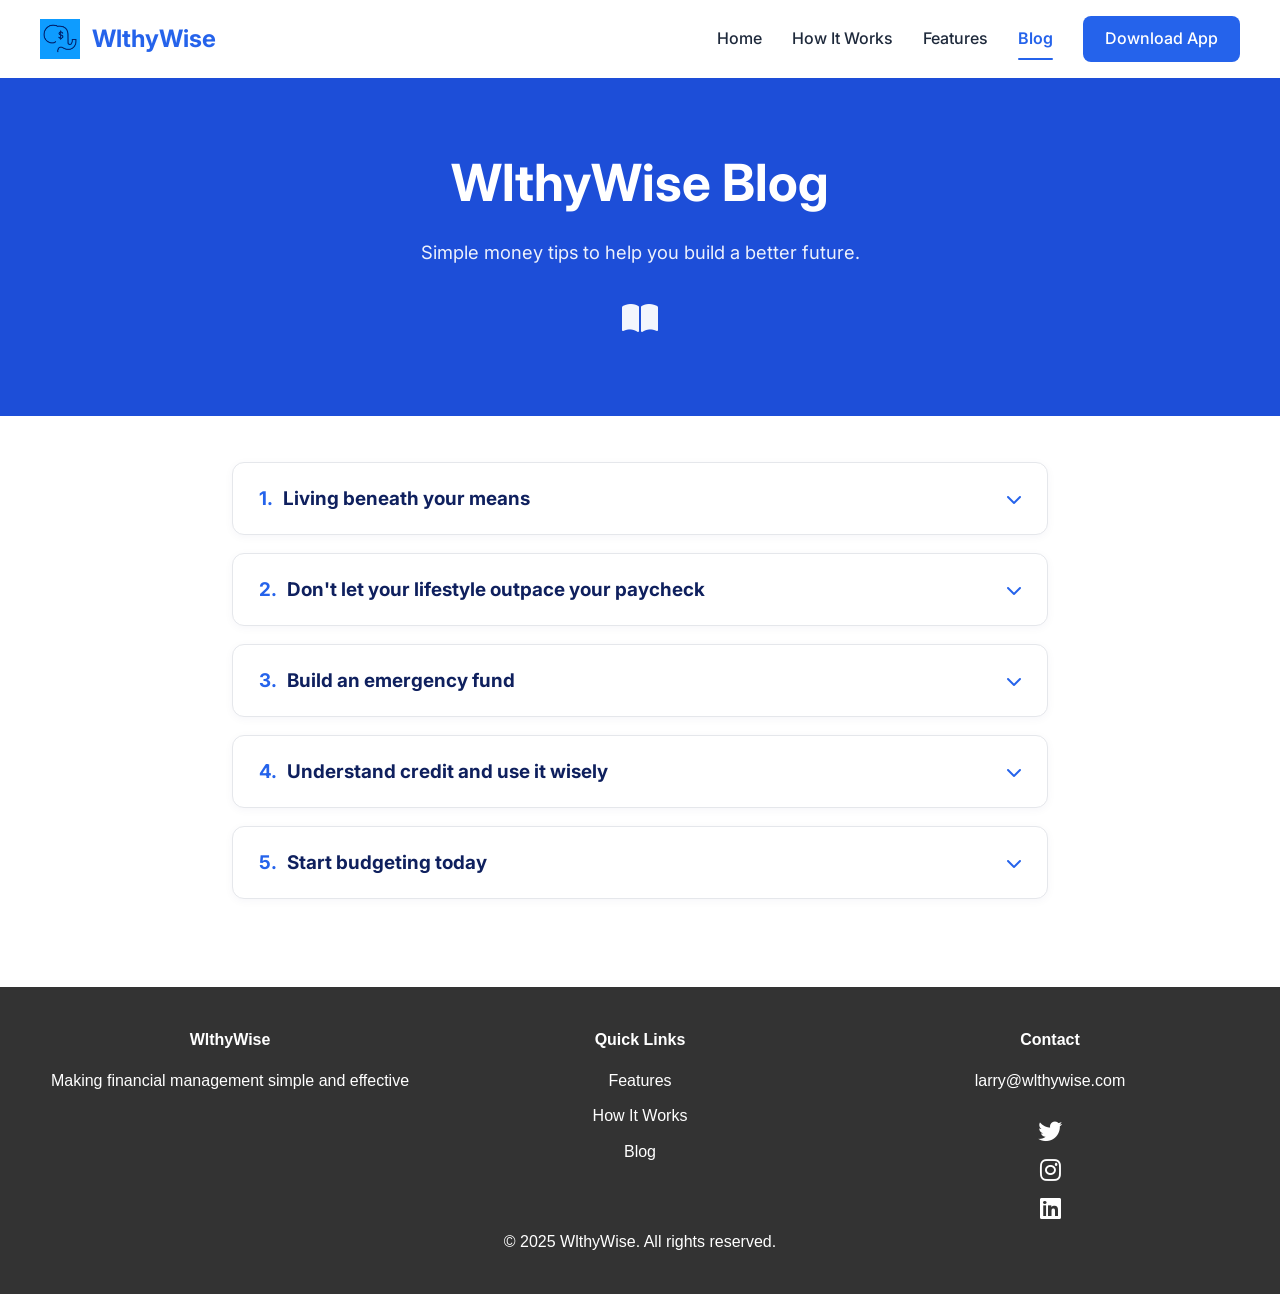
<file: blog.html>
<!DOCTYPE html>
<html lang="en">
<head>
    <meta charset="UTF-8">
    <meta name="viewport" content="width=device-width, initial-scale=1.0">
    <title>WlthyWise Blog</title>
    <meta name="description" content="Simple money tips to help you build a better future — interactive guides for students and new grads.">
    <link rel="stylesheet" href="https://cdnjs.cloudflare.com/ajax/libs/font-awesome/6.0.0/css/all.min.css">
    <link href="https://fonts.googleapis.com/css2?family=Inter:wght@400;500;600;700&display=swap" rel="stylesheet">
    <link href="stye.css" rel="stylesheet" />
    <style>
        :root{
            --ww-blue:#2563eb;
            --ww-royal:#1d4ed8;
            --ww-navy:#0f205e;
            --ww-sky:#5fa0f5;
            --ww-green:#22c55e;
            --ww-amber:#f59e0b;
            --ww-ink:#1e293b;
        }

        /* ---------- Nav (matches blog layout) ---------- */
        .navbar{ font-family:'Inter',Arial,sans-serif; }
        .blog-nav .nav-links{ display:flex; align-items:center; gap:30px; }
        .blog-nav .nav-links a{ color:#1e293b; font-weight:500; text-decoration:none; margin:0; position:relative; }
        .blog-nav .nav-links a:hover{ color:var(--ww-blue); }
        .blog-nav .nav-links a.active{ color:var(--ww-blue); font-weight:600; }
        .blog-nav .nav-links a.active::after{ content:""; position:absolute; left:0; right:0; bottom:-8px; height:2px; background:var(--ww-blue); border-radius:2px; }
        .blog-nav .logo h2{ color:var(--ww-blue); }
        .download-btn{ display:inline-block; background:var(--ww-blue); color:#fff !important; padding:10px 22px; border-radius:8px; font-weight:600; text-decoration:none; transition:background .25s, transform .25s; }
        .download-btn:hover{ background:var(--ww-royal); transform:translateY(-2px); }
        @media screen and (max-width:768px){
            .blog-nav .nav-container{ flex-direction:column; padding:15px; }
            .blog-nav .nav-links{ flex-wrap:wrap; justify-content:center; margin-top:12px; gap:18px; }
        }

        /* ---------- Blog hub hero ---------- */
        .hub-hero{
            background:var(--ww-royal);
            color:#fff; text-align:center; padding:64px 20px 72px;
            font-family:'Inter',Arial,sans-serif;
        }
        .hub-hero h1{ font-size:clamp(2.2rem,5vw,3.2rem); font-weight:700; margin:0 0 14px; }
        .hub-hero p{ font-size:1.15rem; opacity:.92; margin:0 0 26px; }
        .hub-hero .hub-icon{ font-size:2rem; opacity:.95; }

        /* ---------- Accordion hub ---------- */
        .blog{ font-family:'Inter',Arial,sans-serif; color:var(--ww-ink); background:#fff; }
        .acc-wrap{ max-width:860px; margin:0 auto; padding:46px 22px 70px; }
        .acc-item{ background:#fff; border:1px solid #e5e7eb; border-radius:12px; margin-bottom:18px; box-shadow:0 2px 10px rgba(15,32,94,.04); overflow:hidden; transition:box-shadow .3s, border-color .3s; }
        .acc-item.open{ box-shadow:0 10px 30px rgba(37,99,235,.10); border-color:#d6e2fb; }
        .acc-head{
            width:100%; background:none; border:none; cursor:pointer; text-align:left;
            display:flex; align-items:center; justify-content:space-between; gap:16px;
            padding:24px 26px; font-family:inherit;
        }
        .acc-title{ font-size:1.18rem; font-weight:700; color:var(--ww-navy); display:flex; gap:10px; align-items:baseline; }
        .acc-num{ color:var(--ww-blue); }
        .acc-chevron{ color:var(--ww-blue); font-size:1rem; transition:transform .35s ease; flex-shrink:0; }
        .acc-item.open .acc-chevron{ transform:rotate(180deg); }
        .acc-body{ display:grid; grid-template-rows:0fr; transition:grid-template-rows .45s ease; }
        .acc-item.open .acc-body{ grid-template-rows:1fr; }
        .acc-body-inner{ overflow:hidden; }
        .acc-pad{ padding:0 26px 26px; }
        .acc-summary{ font-size:1.02rem; line-height:1.7; color:#475569; margin:0; }
        .acc-tag{ display:inline-block; margin-top:14px; font-size:.78rem; font-weight:700; letter-spacing:.4px; text-transform:uppercase; color:#94a3b8; background:#f1f5f9; padding:5px 12px; border-radius:50px; }
        .acc-divider{ border:none; border-top:1px solid #eef1f6; margin:8px 0 0; }

        /* ===================== ARTICLE (inside dropdown) ===================== */
        .reveal{ opacity:0; transform:translateY(30px); transition:opacity .8s ease, transform .8s ease; }
        .reveal.is-visible{ opacity:1; transform:none; }

        .blog-body{ max-width:760px; margin:0 auto; }
        .blog-section{ padding:40px 0; border-bottom:1px solid #eef1f6; }
        .blog-section:last-of-type{ border-bottom:none; }
        .blog-h2{ font-size:clamp(1.4rem,3vw,1.9rem); color:var(--ww-navy); font-weight:700; margin:0 0 16px; line-height:1.2; }
        .blog-h2.center{ text-align:center; }
        .blog .lede{ font-size:1.25rem; line-height:1.6; color:var(--ww-ink); font-weight:500; }
        .blog p{ font-size:1.08rem; line-height:1.75; color:#334155; margin:0 0 18px; }
        .blog .center{ text-align:center; }
        .blog .muted{ color:#64748b; }
        .blog .muted-light{ color:#aebfe8; }
        .blog strong{ color:var(--ww-navy); }

        .pull-quote{ border-left:5px solid var(--ww-blue); background:linear-gradient(90deg,#eff5ff,#fff); padding:24px 28px; margin:26px 0; border-radius:0 14px 14px 0; font-size:1.18rem; color:#334155; }
        .pull-quote__big{ display:block; font-size:1.8rem; font-weight:700; color:var(--ww-blue); margin-bottom:6px; }

        .culprit-grid{ display:grid; grid-template-columns:repeat(3,1fr); gap:18px; margin:24px 0; }
        .culprit-card{ background:#fff; border:1px solid #eef1f6; border-radius:16px; padding:24px 18px; text-align:center; box-shadow:0 6px 20px rgba(15,32,94,.05); transition:transform .3s, box-shadow .3s; }
        .culprit-card:hover{ transform:translateY(-6px); box-shadow:0 14px 30px rgba(37,99,235,.16); }
        .culprit-icon{ width:54px; height:54px; margin:0 auto 12px; border-radius:50%; display:flex; align-items:center; justify-content:center; font-size:1.4rem; color:#fff; background:linear-gradient(135deg,var(--ww-blue),var(--ww-sky)); }
        .culprit-card h3{ font-size:1.05rem; color:var(--ww-navy); margin:0 0 8px; }
        .culprit-card p{ font-size:.95rem; margin:0; color:#64748b; }

        .gap-section{ background:linear-gradient(135deg,#0f205e,#1e3a8a); color:#fff; border-radius:20px; padding:36px 32px; border-bottom:none; }
        .gap-section .blog-h2{ color:#fff; }
        .gap-section p{ color:#dbe5ff; }
        .gap-visual{ margin-top:24px; }
        .gap-row{ display:flex; align-items:center; gap:14px; margin-bottom:13px; }
        .gap-label{ width:84px; font-weight:600; font-size:.92rem; flex-shrink:0; }
        .gap-bar{ height:44px; border-radius:10px; display:flex; align-items:center; padding:0 16px; color:#fff; font-weight:700; font-size:1.1rem; transition:width 1.4s cubic-bezier(.2,.8,.2,1); white-space:nowrap; }
        .gap-bar.earn{ width:100%; background:linear-gradient(90deg,#3b82f6,#60a5fa); }
        .gap-bar.spend{ width:80%; background:linear-gradient(90deg,#475569,#64748b); }
        .gap-bar.gap{ width:20%; background:linear-gradient(90deg,#16a34a,#22c55e); box-shadow:0 0 24px rgba(34,197,94,.5); }
        .gap-row--result .gap-label{ color:#86efac; }
        .gap-caption{ margin-top:16px !important; font-style:italic; color:#a5b4fc !important; }
        .pre-anim .gap-bar{ width:0 !important; }

        .split{ display:grid; grid-template-columns:1fr 1fr; gap:30px; align-items:center; }
        .split-media{ min-height:280px; border-radius:18px; background-size:cover; background-position:center; box-shadow:0 14px 36px rgba(15,32,94,.18); background-color:#cdd9f0; }
        .split-text .blog-h2{ margin-top:0; }

        .playbook{ list-style:none; padding:0; margin:28px 0 0; }
        .play-card{ display:flex; gap:18px; align-items:flex-start; background:#fff; border:1px solid #eef1f6; border-radius:16px; padding:22px; margin-bottom:15px; box-shadow:0 4px 16px rgba(15,32,94,.04); transition:transform .3s, box-shadow .3s; }
        .play-card:hover{ transform:translateX(6px); box-shadow:0 10px 26px rgba(37,99,235,.12); }
        .play-num{ flex-shrink:0; width:44px; height:44px; border-radius:12px; background:linear-gradient(135deg,var(--ww-blue),var(--ww-sky)); color:#fff; font-weight:700; font-size:1.25rem; display:flex; align-items:center; justify-content:center; }
        .play-card h3{ font-size:1.1rem; color:var(--ww-navy); margin:3px 0 8px; }
        .play-card h3 i{ color:var(--ww-blue); margin-right:8px; }
        .play-card p{ margin:0; font-size:.98rem; color:#475569; }

        .tool{ background:#f6f9ff; border:1px solid #e4ecfb; border-radius:22px; padding:34px 30px; margin:44px 0; }
        .tool--dark{ background:linear-gradient(135deg,#0f205e,#1e3a8a); border:none; }
        .tool-head{ text-align:center; margin-bottom:26px; }
        .tool--dark .blog-h2{ color:#fff; }
        .tool-tag{ display:inline-block; background:var(--ww-blue); color:#fff; font-size:.76rem; font-weight:700; letter-spacing:.6px; text-transform:uppercase; padding:6px 14px; border-radius:50px; margin-bottom:12px; }
        .tool-tag.light{ background:rgba(255,255,255,.18); }

        .budget-grid{ display:grid; grid-template-columns:1.1fr .9fr; gap:30px; align-items:center; }
        .field span{ display:block; font-weight:600; color:var(--ww-navy); margin-bottom:8px; }
        .input-money{ display:flex; align-items:center; background:#fff; border:2px solid #d6e2fb; border-radius:12px; overflow:hidden; }
        .input-money span{ padding:0 14px; font-weight:700; color:#64748b; }
        .input-money input{ border:none; outline:none; padding:13px 14px 13px 0; font-size:1.25rem; font-weight:700; width:100%; color:var(--ww-navy); }
        .slider-row{ margin-top:20px; }
        .slider-row label{ display:flex; justify-content:space-between; font-weight:600; color:var(--ww-navy); margin-bottom:8px; font-size:.96rem; }
        .slider-row.light label{ color:#dbe5ff; }
        .slider-row b{ font-weight:800; }
        .slider-amt{ display:inline-block; margin-top:4px; font-size:.85rem; color:#64748b; font-weight:600; }
        input[type=range].slider{ -webkit-appearance:none; appearance:none; width:100%; height:8px; border-radius:50px; outline:none; background:#dbe5ff; }
        input[type=range].slider::-webkit-slider-thumb{ -webkit-appearance:none; width:22px; height:22px; border-radius:50%; background:#fff; border:3px solid var(--ww-blue); cursor:pointer; box-shadow:0 2px 6px rgba(0,0,0,.2); }
        input[type=range].slider::-moz-range-thumb{ width:18px; height:18px; border-radius:50%; background:#fff; border:3px solid var(--ww-blue); cursor:pointer; }
        .slider.needs::-webkit-slider-thumb{ border-color:#2563eb; } .slider.needs{ background:#cfe0ff; }
        .slider.wants::-webkit-slider-thumb{ border-color:#f59e0b; } .slider.wants{ background:#fde9c7; }
        .slider.save::-webkit-slider-thumb{ border-color:#22c55e; } .slider.save{ background:#c9f4d8; }
        .slider.grow::-webkit-slider-thumb{ border-color:#22c55e; } .slider.grow{ background:rgba(255,255,255,.25); }
        .budget-note{ margin-top:16px !important; font-size:.9rem !important; min-height:20px; color:var(--ww-amber) !important; font-weight:600; }

        .budget-donut{ text-align:center; }
        .donut{ width:220px; height:220px; border-radius:50%; margin:0 auto; position:relative; background:conic-gradient(var(--ww-blue) 0 50%, var(--ww-amber) 50% 80%, var(--ww-green) 80% 100%); transition:background .5s ease; box-shadow:0 10px 30px rgba(15,32,94,.12); }
        .donut-hole{ position:absolute; inset:25px; background:#fff; border-radius:50%; display:flex; flex-direction:column; align-items:center; justify-content:center; }
        .donut-save{ font-size:1.6rem; font-weight:800; color:var(--ww-green); }
        .donut-label{ font-size:.8rem; color:#64748b; font-weight:600; }
        .donut-legend{ list-style:none; padding:0; margin:18px 0 0; display:flex; gap:16px; justify-content:center; font-size:.88rem; font-weight:600; color:#475569; }
        .donut-legend .dot{ display:inline-block; width:12px; height:12px; border-radius:3px; margin-right:6px; }
        .dot.needs{ background:var(--ww-blue);} .dot.wants{ background:var(--ww-amber);} .dot.save{ background:var(--ww-green);}

        .growth-grid{ display:grid; grid-template-columns:1fr 1fr; gap:30px; align-items:center; }
        .preset-row{ display:flex; align-items:center; gap:10px; flex-wrap:wrap; color:#dbe5ff; font-weight:600; margin-bottom:8px; }
        .preset{ background:rgba(255,255,255,.12); color:#fff; border:1px solid rgba(255,255,255,.3); padding:8px 14px; border-radius:50px; cursor:pointer; font-weight:600; font-size:.9rem; transition:.25s; }
        .preset:hover, .preset.active{ background:#22c55e; border-color:#22c55e; }
        .growth-result{ background:rgba(255,255,255,.07); border:1px solid rgba(255,255,255,.15); border-radius:20px; padding:26px; text-align:center; }
        .growth-result__lbl{ color:#aebfe8; font-size:.9rem; font-weight:600; text-transform:uppercase; letter-spacing:.5px; }
        .growth-result__num{ display:block; font-size:2.6rem; font-weight:800; color:#4ade80; margin:6px 0 18px; line-height:1; }
        .growth-breakdown{ display:flex; align-items:center; justify-content:center; gap:18px; color:#fff; }
        .growth-breakdown span{ display:block; font-size:1.2rem; font-weight:700; }
        .growth-breakdown small{ color:#aebfe8; font-size:.78rem; }
        .growth-breakdown .hl{ color:#4ade80; }
        .growth-breakdown .plus{ font-size:1.4rem; color:#aebfe8; }
        .growth-bar{ display:flex; height:14px; border-radius:50px; overflow:hidden; margin-top:20px; background:rgba(255,255,255,.12); }
        .growth-bar__contrib{ background:#60a5fa; transition:width 1s ease; }
        .growth-bar__interest{ background:#4ade80; transition:width 1s ease; }

        .options-grid{ display:grid; grid-template-columns:repeat(3,1fr); gap:18px; margin:28px 0; }
        .option-card{ margin:0; border-radius:18px; overflow:hidden; box-shadow:0 10px 28px rgba(15,32,94,.12); background:#fff; }
        .option-img{ height:170px; background-size:cover; background-position:center; background-color:#cdd9f0; transition:transform .5s ease; }
        .option-card:hover .option-img{ transform:scale(1.07); }
        .option-card figcaption{ padding:15px; font-weight:700; color:var(--ww-navy); font-size:.98rem; }
        .option-card figcaption i{ color:var(--ww-blue); margin-right:8px; }
        .kicker-line{ font-size:1.35rem !important; font-weight:700; color:var(--ww-navy); margin-top:10px !important; }
        .grad-text{ background:linear-gradient(90deg,#2563eb,#22c55e); -webkit-background-clip:text; background-clip:text; -webkit-text-fill-color:transparent; }

        .blog-cta{ text-align:center; background:linear-gradient(135deg,#2563eb,#1e3a8a); color:#fff; border-radius:22px; padding:48px 30px; margin:36px 0 10px; }
        .blog-cta h2{ font-size:1.8rem; margin:0 0 12px; }
        .blog-cta p{ color:#dbe5ff; margin:0 0 24px; font-size:1.1rem; }
        .cta-button--solid{ background:#fff; color:var(--ww-blue); box-shadow:0 8px 24px rgba(0,0,0,.18); transition:transform .25s; }
        .cta-button--solid:hover{ transform:translateY(-3px); }

        /* Lifestyle-creep article extras */
        .creep-grid{ display:grid; grid-template-columns:repeat(2,1fr); gap:16px; margin:24px 0; }
        .creep-card{ background:#fff; border:1px solid #eef1f6; border-radius:14px; padding:18px 20px; display:flex; align-items:center; gap:14px; box-shadow:0 4px 14px rgba(15,32,94,.05); transition:transform .3s, box-shadow .3s; }
        .creep-card:hover{ transform:translateY(-4px); box-shadow:0 12px 26px rgba(37,99,235,.14); }
        .creep-card .ci{ width:46px; height:46px; border-radius:11px; display:flex; align-items:center; justify-content:center; color:#fff; font-size:1.15rem; background:linear-gradient(135deg,var(--ww-blue),var(--ww-sky)); flex-shrink:0; }
        .creep-card h4{ margin:0 0 3px; font-size:1rem; color:var(--ww-navy); }
        .creep-card .ba{ font-size:.92rem; font-weight:700; }
        .creep-card .ba .from{ color:#94a3b8; } .creep-card .ba .arrow{ color:var(--ww-blue); margin:0 7px; } .creep-card .ba .to{ color:#ef4444; }
        .dot.spend{ background:#94a3b8; }
        .vs{ margin-top:20px; }
        .vs-row{ display:flex; align-items:center; gap:14px; margin-bottom:12px; }
        .vs-label{ width:104px; flex-shrink:0; font-weight:600; font-size:.88rem; color:#dbe5ff; }
        .vs-bar{ height:42px; min-width:96px; border-radius:9px; display:flex; align-items:center; padding:0 14px; color:#fff; font-weight:700; font-size:1.02rem; transition:width 1.3s cubic-bezier(.2,.8,.2,1); white-space:nowrap; }
        .vs-bar.now{ background:linear-gradient(90deg,#16a34a,#22c55e); box-shadow:0 0 22px rgba(34,197,94,.45); }
        .vs-bar.wait{ background:linear-gradient(90deg,#475569,#64748b); }
        .pre-anim .vs-bar{ width:0 !important; min-width:0 !important; }
        
/* Credit article extras */
.credit-gauge{
    margin-top:24px;
}

.credit-gauge__track{
    display:grid;
    grid-template-columns:1fr 1fr 1fr 1fr;
    height:14px;
    border-radius:50px;
    overflow:hidden;
}

.credit-gauge__excellent{
    background:#22c55e;
}

.credit-gauge__good{
    background:#86c97a;
}

.credit-gauge__fair{
    background:#f59e0b;
}

.credit-gauge__risky{
    background:#ef4444;
}

.credit-gauge__labels{
    display:flex;
    justify-content:space-between;
    margin-top:8px;
    font-size:.74rem;
    color:#64748b;
}

.credit-gauge__result{
    margin-top:18px;
    border-radius:12px;
    padding:13px;
    text-align:center;
    font-weight:800;
    background:rgba(34,197,94,.12);
    color:#16a34a;
}
/* Budgeting article extras */
.budget-category{
    margin-top:18px;
}

.slider.transport{
    background:#ddd6fe;
}

.slider.transport::-webkit-slider-thumb{
    border-color:#8b5cf6;
}

.slider.transport::-moz-range-thumb{
    border-color:#8b5cf6;
}

.slider.fun{
    background:#fecaca;
}

.slider.fun::-webkit-slider-thumb{
    border-color:#ef4444;
}

.slider.fun::-moz-range-thumb{
    border-color:#ef4444;
}

.budget-builder-result{
    display:grid;
    grid-template-columns:220px 1fr;
    gap:28px;
    align-items:center;
    margin-top:30px;
}

.budget-builder-donut{
    width:220px;
    height:220px;
    border-radius:50%;
    background:conic-gradient(
        #3b82f6 0% 35%,
        #f59e0b 35% 50%,
        #8b5cf6 50% 60%,
        #ef4444 60% 75%,
        #22c55e 75% 100%
    );
    box-shadow:0 10px 30px rgba(15,32,94,.12);
    transition:background .35s ease;
}

.budget-builder-legend{
    display:flex;
    flex-direction:column;
    gap:12px;
}

.budget-builder-legend > div{
    display:grid;
    grid-template-columns:14px 1fr auto;
    gap:9px;
    align-items:center;
    color:#475569;
    font-size:.94rem;
}

.budget-builder-legend b{
    color:var(--ww-navy);
}

.budget-dot{
    width:12px;
    height:12px;
    border-radius:50%;
}

.budget-dot.housing{
    background:#3b82f6;
}

.budget-dot.food{
    background:#f59e0b;
}

.budget-dot.transport{
    background:#8b5cf6;
}

.budget-dot.fun{
    background:#ef4444;
}

.budget-dot.savings{
    background:#22c55e;
}

.budget-unassigned{
    margin-top:24px;
    padding:13px 16px;
    border-radius:12px;
    background:#f1f5f9;
    color:#475569;
    text-align:center;
    font-weight:700;
    font-size:.92rem;
}

.budget-unassigned.zero{
    background:#dcfce7;
    color:#16a34a;
}

.budget-unassigned.over{
    background:#fee2e2;
    color:#dc2626;
}
        @media screen and (max-width:760px){

            .budget-builder-result{
    grid-template-columns:1fr;
}

.budget-builder-donut{
    margin:0 auto;
}
            .culprit-grid, .options-grid, .creep-grid{ grid-template-columns:1fr; }
            .budget-grid, .growth-grid, .split{ grid-template-columns:1fr; }
            .gap-section{ padding:28px 20px; }
            .blog-section{ padding:32px 0; }
            .growth-result__num{ font-size:2.1rem; }
            .acc-head{ padding:20px; }
            .acc-pad{ padding:0 20px 22px; }
        }
    </style>
</head>
<body>
    <nav class="navbar blog-nav">
        <div class="nav-container">
            <div class="logo">
                <a href="index.html" style="display:flex;align-items:center;gap:12px;text-decoration:none;">
                    <img src="logo_elephant.png" alt="WlthyWise Logo" class="logo-img">
                    <h2>WlthyWise</h2>
                </a>
            </div>
            <div class="nav-links">
                <a href="index.html">Home</a>
                <a href="index.html#how-it-works">How It Works</a>
                <a href="index.html#features">Features</a>
                <a href="blog.html" class="active">Blog</a>
                <a href="https://apps.apple.com/us/app/wlthywise/id6502352605" class="download-btn">Download App</a>
            </div>
        </div>
    </nav>

    <!-- ===================== BLOG HUB HERO ===================== -->
    <header class="hub-hero">
        <h1>WlthyWise Blog</h1>
        <p>Simple money tips to help you build a better future.</p>
        <div class="hub-icon"><i class="fas fa-book-open"></i></div>
    </header>

    <!-- ===================== ACCORDION HUB ===================== -->
    <main class="blog">
        <div class="acc-wrap">

            <!-- POST 1 — full interactive article -->
            <div class="acc-item" id="post-1">
                <button class="acc-head" aria-expanded="false" aria-controls="post-1-body">
                    <span class="acc-title"><span class="acc-num">1.</span> Living beneath your means</span>
                    <i class="fas fa-chevron-down acc-chevron"></i>
                </button>
                <div class="acc-body" id="post-1-body">
                    <div class="acc-body-inner">
                        <div class="acc-pad">
                            <p class="acc-summary">Living beneath your means is one of the most powerful financial habits you can build. It means spending less than you earn, avoiding unnecessary debt, and giving yourself more room to save, invest, and grow.</p>
                            <hr class="acc-divider">

                            <div class="blog-body">

                                <section class="blog-section reveal">
                                    <p class="lede">If there were a secret formula to building wealth, it would disappoint almost everyone — because it's not a stock tip, a side hustle, or a crypto hack.</p>
                                    <blockquote class="pull-quote">
                                        <span class="pull-quote__big">It's discipline.</span>
                                        Spend less than you earn, and do it consistently. That's all.
                                    </blockquote>
                                    <p>It's called <strong>living below your means</strong>, and despite how simple it sounds, almost nobody actually does it on purpose. Why? Because everything around you is engineered to make you spend right up to — or past — your income.</p>
                                </section>

                                <section class="blog-section reveal">
                                    <h2 class="blog-h2">Why your money keeps disappearing</h2>
                                    <div class="culprit-grid">
                                        <div class="culprit-card">
                                            <div class="culprit-icon"><i class="fas fa-mobile-screen-button"></i></div>
                                            <h3>The highlight reel</h3>
                                            <p>Social media shows you everyone's highlights — never their bank statements.</p>
                                        </div>
                                        <div class="culprit-card">
                                            <div class="culprit-icon"><i class="fas fa-rotate"></i></div>
                                            <h3>Silent subscriptions</h3>
                                            <p>They stack up quietly in the background, draining you a few dollars at a time.</p>
                                        </div>
                                        <div class="culprit-card">
                                            <div class="culprit-icon"><i class="fas fa-mug-hot"></i></div>
                                            <h3>"Treat yourself" culture</h3>
                                            <p>It turns the occasional splurge into a daily expectation.</p>
                                        </div>
                                    </div>
                                    <p>Before you know it, you're living at the edge of your paycheck, with nothing left over and no idea where it went.</p>
                                </section>

                                <section class="blog-section gap-section reveal">
                                    <div class="gap-text">
                                        <h2 class="blog-h2">Meet the most valuable number in your financial life</h2>
                                        <p>Living below your means flips the entire dynamic. Instead of letting your spending decide where your money goes, <strong>you decide</strong>. The gap between what you earn and what you spend is the only thing you can actually save, invest, or use to get ahead.</p>
                                    </div>
                                    <div class="gap-visual">
                                        <div class="gap-row"><span class="gap-label">You earn</span><span class="gap-bar earn"><span class="gap-amt" data-count="2000" data-prefix="$">$0</span></span></div>
                                        <div class="gap-row"><span class="gap-label">You spend</span><span class="gap-bar spend"><span class="gap-amt" data-count="1600" data-prefix="$">$0</span></span></div>
                                        <div class="gap-row gap-row--result"><span class="gap-label">The gap</span><span class="gap-bar gap"><span class="gap-amt" data-count="400" data-prefix="$">$0</span></span></div>
                                        <p class="gap-caption">This is your wealth-building fuel. Everything else is just moving money around.</p>
                                    </div>
                                </section>

                                <section class="blog-section split reveal">
                                    <div class="split-media" style="background-image:url('https://images.unsplash.com/photo-1521737604893-d14cc237f11d?w=900&amp;q=80')"></div>
                                    <div class="split-text">
                                        <h2 class="blog-h2">You're rehearsing right now</h2>
                                        <p>How you handle a part-time paycheck or financial-aid refund today is basically a rehearsal for how you'll handle a full salary later. The way you spend $10 now is different from how you'd spend it once you're financially aware.</p>
                                        <p>Build the habit early and it gets easier every year. Skip it now, and you'll have to <em>unlearn</em> lifestyle habits later — much harder than building good ones from scratch.</p>
                                    </div>
                                </section>

                                <section class="blog-section reveal">
                                    <h2 class="blog-h2 center">So how do you actually start?</h2>
                                    <p class="center muted">Four moves. Let WlthyWise help you.</p>
                                    <ol class="playbook">
                                        <li class="play-card">
                                            <span class="play-num">1</span>
                                            <div>
                                                <h3><i class="fas fa-magnifying-glass-chart"></i> Track your spending for one month</h3>
                                                <p>Most people have no idea where their money goes until they look. We have a budget template right on this site — only a few clicks away from changing your future.</p>
                                            </div>
                                        </li>
                                        <li class="play-card">
                                            <span class="play-num">2</span>
                                            <div>
                                                <h3><i class="fas fa-chart-pie"></i> Pick a simple framework</h3>
                                                <p>A common starting point is the 50/30/20 rule. As a student your percentages might differ — and that's fine. Structure and discipline matter more than exact numbers. <em>Try it below.</em></p>
                                            </div>
                                        </li>
                                        <li class="play-card">
                                            <span class="play-num">3</span>
                                            <div>
                                                <h3><i class="fas fa-robot"></i> Automate the boring part</h3>
                                                <p>Set up an automatic transfer to savings the day you get paid. $20 a week feels irrelevant now, but it adds up to real money by the time you graduate. Auto-paying your credit card is smart, too.</p>
                                            </div>
                                        </li>
                                        <li class="play-card">
                                            <span class="play-num">4</span>
                                            <div>
                                                <h3><i class="fas fa-map-location-dot"></i> Give every dollar a plan</h3>
                                                <p>Money without a plan vanishes into small, forgettable purchases. Money with a plan actually goes somewhere.</p>
                                            </div>
                                        </li>
                                    </ol>
                                </section>

                                <section class="blog-section tool reveal" id="budget-tool">
                                    <div class="tool-head">
                                        <span class="tool-tag"><i class="fas fa-sliders"></i> Interactive</span>
                                        <h2 class="blog-h2">The 50/30/20 visualizer</h2>
                                        <p class="muted">Enter your monthly income, then drag the sliders to see where every dollar lands.</p>
                                    </div>
                                    <div class="budget-grid">
                                        <div class="budget-controls">
                                            <label class="field">
                                                <span>Monthly income</span>
                                                <div class="input-money"><span>$</span><input type="number" id="b-income" value="2000" min="0" step="50"></div>
                                            </label>
                                            <div class="slider-row"><label>Needs <b id="b-needs-pct">50%</b></label><input type="range" id="b-needs" min="0" max="100" value="50" class="slider needs"><span class="slider-amt" id="b-needs-amt">$1,000</span></div>
                                            <div class="slider-row"><label>Wants <b id="b-wants-pct">30%</b></label><input type="range" id="b-wants" min="0" max="100" value="30" class="slider wants"><span class="slider-amt" id="b-wants-amt">$600</span></div>
                                            <div class="slider-row"><label>Savings <b id="b-save-pct">20%</b></label><input type="range" id="b-save" min="0" max="100" value="20" class="slider save"><span class="slider-amt" id="b-save-amt">$400</span></div>
                                            <p class="budget-note" id="b-note"></p>
                                        </div>
                                        <div class="budget-donut">
                                            <div class="donut" id="b-donut">
                                                <div class="donut-hole">
                                                    <span class="donut-save" id="b-donut-save">$400</span>
                                                    <span class="donut-label">saved / mo</span>
                                                </div>
                                            </div>
                                            <ul class="donut-legend">
                                                <li><span class="dot needs"></span> Needs</li>
                                                <li><span class="dot wants"></span> Wants</li>
                                                <li><span class="dot save"></span> Savings</li>
                                            </ul>
                                        </div>
                                    </div>
                                </section>

                                <section class="blog-section tool tool--dark reveal" id="growth-tool">
                                    <div class="tool-head">
                                        <span class="tool-tag light"><i class="fas fa-seedling"></i> Interactive</span>
                                        <h2 class="blog-h2">What that gap is actually worth</h2>
                                        <p class="muted-light">See how small, consistent saving compounds over time. (Assumes a 7% average annual return, invested monthly.)</p>
                                    </div>
                                    <div class="growth-grid">
                                        <div class="growth-controls">
                                            <div class="preset-row">
                                                <span>Quick start:</span>
                                                <button class="preset" data-weekly="20">$20/week</button>
                                                <button class="preset" data-weekly="50">$50/week</button>
                                                <button class="preset" data-weekly="100">$100/week</button>
                                            </div>
                                            <div class="slider-row light">
                                                <label>Save per month <b id="g-amt-label">$87</b></label>
                                                <input type="range" id="g-amount" min="10" max="1000" value="87" step="1" class="slider grow">
                                            </div>
                                            <div class="slider-row light">
                                                <label>For how long <b id="g-years-label">10 years</b></label>
                                                <input type="range" id="g-years" min="1" max="40" value="10" step="1" class="slider grow">
                                            </div>
                                        </div>
                                        <div class="growth-result">
                                            <span class="growth-result__lbl">Future value</span>
                                            <span class="growth-result__num" id="g-future">$0</span>
                                            <div class="growth-breakdown">
                                                <div><span id="g-contrib">$0</span><small>you put in</small></div>
                                                <div class="plus">+</div>
                                                <div><span id="g-interest" class="hl">$0</span><small>free growth</small></div>
                                            </div>
                                            <div class="growth-bar"><div class="growth-bar__contrib" id="g-bar-contrib"></div><div class="growth-bar__interest" id="g-bar-interest"></div></div>
                                        </div>
                                    </div>
                                </section>

                                <section class="blog-section reveal">
                                    <h2 class="blog-h2 center">This isn't about depriving yourself</h2>
                                    <p class="center">It just means making your spending intentional instead of automatic. Living below your means isn't about how little you can survive on — it's about <strong>buying yourself options.</strong></p>
                                    <div class="options-grid">
                                        <figure class="option-card">
                                            <div class="option-img" style="background-image:url('https://images.unsplash.com/photo-1579621970795-87facc2f976d?w=700&amp;q=80')"></div>
                                            <figcaption><i class="fas fa-shield-heart"></i> An emergency fund</figcaption>
                                        </figure>
                                        <figure class="option-card">
                                            <div class="option-img" style="background-image:url('https://images.unsplash.com/photo-1507525428034-b723cf961d3e?w=700&amp;q=80')"></div>
                                            <figcaption><i class="fas fa-umbrella-beach"></i> A spring break with no debt</figcaption>
                                        </figure>
                                        <figure class="option-card">
                                            <div class="option-img" style="background-image:url('https://images.unsplash.com/photo-1554224155-6726b3ff858f?w=700&amp;q=80')"></div>
                                            <figcaption><i class="fas fa-chart-line"></i> A head start on investing</figcaption>
                                        </figure>
                                    </div>
                                    <p class="kicker-line center">Boring habit. <span class="grad-text">Genuinely life-changing payoff.</span></p>
                                </section>

                                <section class="blog-cta reveal">
                                    <h2>Ready to find your gap?</h2>
                                    <p>Grab the free budget template and let WlthyWise do the math with you.</p>
                                    <a href="index.html#contact" class="cta-button cta-button--solid">Get Started</a>
                                </section>

                            </div>
                        </div>
                    </div>
                </div>
            </div>

            <!-- POST 2 -->
            <div class="acc-item" id="post-2">
                <button class="acc-head" aria-expanded="false" aria-controls="post-2-body">
                    <span class="acc-title"><span class="acc-num">2.</span> Don't let your lifestyle outpace your paycheck</span>
                    <i class="fas fa-chevron-down acc-chevron"></i>
                </button>
                <div class="acc-body" id="post-2-body">
                    <div class="acc-body-inner">
                        <div class="acc-pad">
                            <p class="acc-summary">Lifestyle creep is the quiet process where your spending rises right alongside your income — until the raise you worked so hard for disappears into upgrades you didn't actually need. Here's how to give every raise a job before your habits do.</p>
                            <hr class="acc-divider">

                            <div class="blog-body">

                                <section class="blog-section reveal">
                                    <p class="lede">You landed the internship. Or the promotion. Or that first "real" job offer with a salary that finally has some extra zeroes. You deserve to celebrate… but in six months, you might feel just as broke as you did before.</p>
                                    <blockquote class="pull-quote">
                                        <span class="pull-quote__big">Welcome to lifestyle creep.</span>
                                        Your spending rises right alongside your income — until the extra money quietly evaporates into upgrades you didn't actually need.
                                    </blockquote>
                                    <p>It doesn't show up all at once. It shows up as small, reasonable-sounding decisions — each one harmless in isolation. <strong>That's exactly the problem.</strong> It doesn't send a warning before your savings rate quietly drops to zero.</p>
                                </section>

                                <section class="blog-section reveal">
                                    <h2 class="blog-h2">How a raise quietly vanishes</h2>
                                    <div class="creep-grid">
                                        <div class="creep-card">
                                            <div class="ci"><i class="fas fa-mug-hot"></i></div>
                                            <div><h4>Your coffee order</h4><div class="ba"><span class="from">$4 drip</span><span class="arrow">→</span><span class="to">$8 latte</span></div></div>
                                        </div>
                                        <div class="creep-card">
                                            <div class="ci"><i class="fas fa-car-side"></i></div>
                                            <div><h4>Your ride</h4><div class="ba"><span class="from">Hand-me-down</span><span class="arrow">→</span><span class="to">Shiny upgrade</span></div></div>
                                        </div>
                                        <div class="creep-card">
                                            <div class="ci"><i class="fas fa-house"></i></div>
                                            <div><h4>Your place</h4><div class="ba"><span class="from">Roommates</span><span class="arrow">→</span><span class="to">Solo studio</span></div></div>
                                        </div>
                                        <div class="creep-card">
                                            <div class="ci"><i class="fas fa-utensils"></i></div>
                                            <div><h4>Eating out</h4><div class="ba"><span class="from">Twice a week</span><span class="arrow">→</span><span class="to">Most nights</span></div></div>
                                        </div>
                                    </div>
                                    <p>Each one feels like you've earned it — and you have. But stacked together, they're the reason the raise disappeared before it ever did anything for you.</p>
                                </section>

                                <section class="blog-section split reveal">
                                    <div class="split-media" style="background-image:url('https://images.unsplash.com/photo-1521737711867-e3b97375f902?w=900&amp;q=80')"></div>
                                    <div class="split-text">
                                        <h2 class="blog-h2">You have the most to lose</h2>
                                        <p>Here's what should really bother you: the people hit hardest by lifestyle creep are usually the ones with the most potential to build wealth early — you. You have <strong>decades of compounding</strong> ahead of you.</p>
                                        <p>Every dollar you invest at 21 has far more time to grow than the same dollar invested at 35. Lifestyle creep quietly steals that advantage before you even notice it's gone.</p>
                                    </div>
                                </section>

                                <section class="blog-section tool tool--dark reveal" id="wait-tool">
                                    <div class="tool-head">
                                        <span class="tool-tag light"><i class="fas fa-hourglass-half"></i> Interactive</span>
                                        <h2 class="blog-h2">The cost of waiting</h2>
                                        <p class="muted-light">Time is the advantage you have that almost no one else does. See what a head start is worth. (Assumes a 7% average annual return.)</p>
                                    </div>
                                    <div class="growth-grid">
                                        <div class="growth-controls">
                                            <div class="slider-row light"><label>I start investing at age <b id="w-age-label">21</b></label><input type="range" id="w-age" min="18" max="45" value="21" class="slider grow"></div>
                                            <div class="slider-row light"><label>Investing per month <b id="w-amt-label">$100</b></label><input type="range" id="w-amt" min="25" max="600" value="100" step="5" class="slider grow"></div>
                                            <div class="vs pre-anim">
                                                <div class="vs-row"><span class="vs-label">Start now</span><span class="vs-bar now" id="w-bar-now"><span id="w-now">$0</span></span></div>
                                                <div class="vs-row"><span class="vs-label">Wait 10 years</span><span class="vs-bar wait" id="w-bar-wait"><span id="w-wait">$0</span></span></div>
                                            </div>
                                        </div>
                                        <div class="growth-result">
                                            <span class="growth-result__lbl">By age 65 you'd have</span>
                                            <span class="growth-result__num" id="w-future">$0</span>
                                            <p class="muted-light" id="w-headstart" style="margin:0; font-size:.95rem;"></p>
                                        </div>
                                    </div>
                                </section>

                                <section class="blog-section reveal">
                                    <h2 class="blog-h2 center">So what do you actually do about it?</h2>
                                    <p class="center muted">Three moves WlthyWise believes in.</p>
                                    <ol class="playbook">
                                        <li class="play-card">
                                            <span class="play-num">1</span>
                                            <div>
                                                <h3><i class="fas fa-briefcase"></i> Give your raise a job before your habits do</h3>
                                                <p>The moment your income jumps, decide in advance where the extra goes. Route a fixed percentage straight into savings or investments automatically — before it ever touches your checking account. If you never see it, you won't miss it.</p>
                                            </div>
                                        </li>
                                        <li class="play-card">
                                            <span class="play-num">2</span>
                                            <div>
                                                <h3><i class="fas fa-scale-balanced"></i> Separate "upgrade" from "necessity"</h3>
                                                <p>A better laptop because you need the CPU? Probably necessary. A new phone every time one drops? Probably creep. Ask whether the old version of your life was actually broken — or just less exciting.</p>
                                            </div>
                                        </li>
                                        <li class="play-card">
                                            <span class="play-num">3</span>
                                            <div>
                                                <h3><i class="fas fa-anchor"></i> Keep one or two old habits on purpose</h3>
                                                <p>Maybe you still meal prep, even though you could afford takeout every night. Maybe you keep the car that holds countless memories. Anchoring a few areas to your old standard makes it much harder for creep to take over everything at once.</p>
                                            </div>
                                        </li>
                                    </ol>
                                </section>

                                <section class="blog-section tool reveal" id="raise-tool">
                                    <div class="tool-head">
                                        <span class="tool-tag"><i class="fas fa-coins"></i> Interactive</span>
                                        <h2 class="blog-h2">Give your raise a job</h2>
                                        <p class="muted">Got a raise? Decide where it goes before your habits do. Slide to see what saving part of it becomes.</p>
                                    </div>
                                    <div class="budget-grid">
                                        <div class="budget-controls">
                                            <label class="field">
                                                <span>Your monthly raise</span>
                                                <div class="input-money"><span>$</span><input type="number" id="r-raise" value="500" min="0" step="25"></div>
                                            </label>
                                            <div class="slider-row"><label>Save this much of it <b id="r-pct-label">50%</b></label><input type="range" id="r-pct" min="0" max="100" value="50" class="slider save"><span class="slider-amt" id="r-split-amt">Save $250 / Spend $250</span></div>
                                            <div class="slider-row"><label>Keep it up for <b id="r-years-label">10 years</b></label><input type="range" id="r-years" min="1" max="40" value="10" class="slider needs"></div>
                                            <p class="budget-note" id="r-note"></p>
                                        </div>
                                        <div class="budget-donut">
                                            <div class="donut" id="r-donut">
                                                <div class="donut-hole">
                                                    <span class="donut-save" id="r-future">$0</span>
                                                    <span class="donut-label">future value</span>
                                                </div>
                                            </div>
                                            <ul class="donut-legend">
                                                <li><span class="dot save"></span> Saved</li>
                                                <li><span class="dot spend"></span> Lifestyle</li>
                                            </ul>
                                        </div>
                                    </div>
                                </section>

                                <section class="blog-section reveal">
                                    <h2 class="blog-h2 center">This isn't about guilt</h2>
                                    <p class="center">Enjoy the raise. Get the occasional treat. The goal isn't to live like you're still broke — it's to make sure that as your income grows, your <strong>net worth</strong> grows with it, not just your expenses.</p>
                                    <p class="kicker-line center">Future-you, the one buying a house or retiring early, <span class="grad-text">is counting on it.</span></p>
                                </section>

                                <section class="blog-cta reveal">
                                    <h2>Make your next raise count</h2>
                                    <p>Set your savings on autopilot and watch your net worth climb with your income.</p>
                                    <a href="index.html#contact" class="cta-button cta-button--solid">Get Started</a>
                                </section>

                            </div>
                        </div>
                    </div>
                </div>
            </div>

            
            <!-- POST 3 -->
<div class="acc-item" id="post-3">
    <button class="acc-head" aria-expanded="false" aria-controls="post-3-body">
        <span class="acc-title">
            <span class="acc-num">3.</span>
            Build an emergency fund
        </span>
        <i class="fas fa-chevron-down acc-chevron"></i>
    </button>

    <div class="acc-body" id="post-3-body">
        <div class="acc-body-inner">
            <div class="acc-pad">

                <p class="acc-summary">
                    An emergency fund is the buffer between a bad week and a financial crisis.
                    We'll cover how much to set aside, where to keep it, and how to build it
                    without feeling the pinch.
                </p>

                <hr class="acc-divider">

                <div class="blog-body">

                    <section class="blog-section reveal">
                        <p class="lede">
                            Your car doesn't check your calendar before the transmission goes.
                            Your landlord doesn't care that this was already a tight month.
                            And your job doesn't ask permission before a round of layoffs.
                            Emergencies aren't rare — they're just unscheduled.
                        </p>

                        <blockquote class="pull-quote">
                            <span class="pull-quote__big">
                                One bad week should not become a bad year.
                            </span>
                            An emergency fund gives you breathing room when life gets expensive.
                        </blockquote>

                        <p>
                            An <strong>emergency fund</strong> is money set aside specifically
                            to absorb the unexpected — a repair, a medical bill, or a gap between
                            jobs — without derailing your rent, your credit cards, or your sleep.
                            It's boring on purpose. That's the whole point.
                        </p>
                    </section>

                    <section class="blog-section reveal">
                        <h2 class="blog-h2">
                            Why “I'll figure it out” isn't a plan
                        </h2>

                        <div class="culprit-grid">
                            <div class="culprit-card">
                                <div class="culprit-icon">
                                    <i class="fas fa-car-side"></i>
                                </div>
                                <h3>The car repair</h3>
                                <p>
                                    A $600 fix appears the same week rent is due and suddenly
                                    becomes a credit-card balance.
                                </p>
                            </div>

                            <div class="culprit-card">
                                <div class="culprit-icon">
                                    <i class="fas fa-chart-line-down"></i>
                                </div>
                                <h3>The layoff</h3>
                                <p>
                                    A job search expected to take a few weeks stretches into
                                    two months while the bills keep arriving.
                                </p>
                            </div>

                            <div class="culprit-card">
                                <div class="culprit-icon">
                                    <i class="fas fa-notes-medical"></i>
                                </div>
                                <h3>The medical bill</h3>
                                <p>
                                    Even with insurance, one visit can leave you with an expense
                                    you never planned for.
                                </p>
                            </div>
                        </div>

                        <p>
                            Without a fund, each surprise can become debt. With one, it becomes
                            an expense you handle and move past.
                        </p>
                    </section>

                    <section class="blog-section reveal">
                        <h2 class="blog-h2">
                            Meet the number that actually matters
                        </h2>

                        <p>
                            Most advice recommends saving
                            <strong>three to six months of essential expenses</strong>:
                            rent, groceries, transportation, insurance, and minimum debt payments.
                            Not your entire lifestyle — just what it takes to keep the lights on.
                        </p>
                    </section>

                    <section class="blog-section tool reveal" id="emergency-target-tool">
                        <div class="tool-head">
                            <span class="tool-tag">
                                <i class="fas fa-sliders"></i>
                                Interactive
                            </span>

                            <h2 class="blog-h2">Find your emergency-fund target</h2>

                            <p class="muted">
                                Enter your essential monthly expenses and choose how many months
                                of protection you want.
                            </p>
                        </div>

                        <div class="budget-grid">
                            <div class="budget-controls">
                                <label class="field">
                                    <span>Essential monthly expenses</span>

                                    <div class="input-money">
                                        <span>$</span>
                                        <input
                                            type="number"
                                            id="ef-expenses"
                                            value="1200"
                                            min="0"
                                            step="50"
                                        >
                                    </div>
                                </label>

                                <div class="slider-row">
                                    <label>
                                        Months of cushion
                                        <b id="ef-months-val">3 months</b>
                                    </label>

                                    <input
                                        type="range"
                                        id="ef-months"
                                        min="1"
                                        max="9"
                                        step="1"
                                        value="3"
                                        class="slider save"
                                    >
                                </div>
                            </div>

                            <div class="growth-result" style="background:#ffffff;">
                                <span
                                    class="growth-result__lbl"
                                    style="color:#64748b;"
                                >
                                    Your target
                                </span>

                                <span
                                    class="growth-result__num"
                                    id="ef-target"
                                    style="color:var(--ww-green);"
                                >
                                    $3,600
                                </span>

                                <p
                                    class="muted"
                                    style="margin:0; font-size:.9rem;"
                                >
                                    Emergency fund
                                </p>
                            </div>
                        </div>
                    </section>

                    <section class="blog-section reveal">
                        <h2 class="blog-h2">
                            Where should you keep it?
                        </h2>

                        <p>
                            It should not live in your everyday checking account, where it is
                            one impulse purchase away from disappearing. It also should not be
                            invested in the stock market, where it could lose value right when
                            you need it.
                        </p>

                        <p>
                            A separate <strong>high-yield savings account</strong> is usually
                            the sweet spot: accessible, stable, and earning some interest while
                            it waits.
                        </p>
                    </section>

                    <section class="blog-section tool tool--dark reveal" id="emergency-fill-tool">
                        <div class="tool-head">
                            <span class="tool-tag light">
                                <i class="fas fa-piggy-bank"></i>
                                Interactive
                            </span>

                            <h2 class="blog-h2">How long will it take?</h2>

                            <p class="muted-light">
                                Choose a weekly savings amount and see how long it would take
                                to reach your target.
                            </p>
                        </div>

                        <div class="growth-grid">
                            <div class="growth-controls">
                                <div class="preset-row">
                                    <span>Quick start:</span>

                                    <button
                                        class="preset ef-preset active"
                                        data-amt="20"
                                        type="button"
                                    >
                                        $20/week
                                    </button>

                                    <button
                                        class="preset ef-preset"
                                        data-amt="50"
                                        type="button"
                                    >
                                        $50/week
                                    </button>

                                    <button
                                        class="preset ef-preset"
                                        data-amt="100"
                                        type="button"
                                    >
                                        $100/week
                                    </button>
                                </div>

                                <div class="slider-row light">
                                    <label>
                                        Save per week
                                        <b id="ef-weekly-val">$20</b>
                                    </label>

                                    <input
                                        type="range"
                                        id="ef-weekly"
                                        min="10"
                                        max="200"
                                        step="5"
                                        value="20"
                                        class="slider grow"
                                    >
                                </div>
                            </div>

                            <div class="growth-result">
                                <span class="growth-result__lbl">
                                    Estimated time
                                </span>

                                <span
                                    class="growth-result__num"
                                    id="ef-monthsfill"
                                >
                                    42 months
                                </span>

                                <div class="growth-breakdown">
                                    <div>
                                        <span id="ef-weeks">180 weeks</span>
                                        <small>total time</small>
                                    </div>

                                    <div class="plus">→</div>

                                    <div>
                                        <span class="hl" id="ef-datetarget">$3,600</span>
                                        <small>target</small>
                                    </div>
                                </div>
                            </div>
                        </div>
                    </section>

                    <section class="blog-section reveal">
                        <h2 class="blog-h2 center">
                            So how do you actually start?
                        </h2>

                        <p class="center muted">
                            Four manageable steps.
                        </p>

                        <ol class="playbook">
                            <li class="play-card">
                                <span class="play-num">1</span>

                                <div>
                                    <h3>
                                        <i class="fas fa-flag"></i>
                                        Start with a smaller first goal
                                    </h3>

                                    <p>
                                        Don't aim for six months on day one. Build $500 to $1,000
                                        first. That alone can cover many common emergencies.
                                    </p>
                                </div>
                            </li>

                            <li class="play-card">
                                <span class="play-num">2</span>

                                <div>
                                    <h3>
                                        <i class="fas fa-robot"></i>
                                        Automate a weekly transfer
                                    </h3>

                                    <p>
                                        Schedule it for payday, before the money gets absorbed
                                        into regular spending.
                                    </p>
                                </div>
                            </li>

                            <li class="play-card">
                                <span class="play-num">3</span>

                                <div>
                                    <h3>
                                        <i class="fas fa-building-columns"></i>
                                        Keep it separate and boring
                                    </h3>

                                    <p>
                                        Use a dedicated savings account rather than everyday
                                        checking or an investment account.
                                    </p>
                                </div>
                            </li>

                            <li class="play-card">
                                <span class="play-num">4</span>

                                <div>
                                    <h3>
                                        <i class="fas fa-rotate"></i>
                                        Refill it after you use it
                                    </h3>

                                    <p>
                                        Using your emergency fund is not failure. Rebuilding it
                                        simply becomes your next savings priority.
                                    </p>
                                </div>
                            </li>
                        </ol>
                    </section>

                    <section class="blog-section reveal">
                        <h2 class="blog-h2 center">
                            This isn't about being afraid
                        </h2>

                        <p class="center">
                            An emergency fund is not about assuming the worst is coming.
                            It is about making sure that, if it does, the cost is a withdrawal
                            instead of your peace of mind.
                        </p>

                        <p class="kicker-line center">
                            Boring habit.
                            <span class="grad-text">
                                Life-changing when you actually need it.
                            </span>
                        </p>
                    </section>

                    <section class="blog-cta reveal">
                        <h2>Ready to build your cushion?</h2>

                        <p>
                            Let WlthyWise help you find your number and automate the rest.
                        </p>

                        <a
                            href="index.html#contact"
                            class="cta-button cta-button--solid"
                        >
                            Get Started
                        </a>
                    </section>

                </div>
            </div>
        </div>
    </div>
</div>

            <!-- POST 4 -->
<div class="acc-item" id="post-4">
    <button class="acc-head" aria-expanded="false" aria-controls="post-4-body">
        <span class="acc-title">
            <span class="acc-num">4.</span>
            Understand credit and use it wisely
        </span>
        <i class="fas fa-chevron-down acc-chevron"></i>
    </button>

    <div class="acc-body" id="post-4-body">
        <div class="acc-body-inner">
            <div class="acc-pad">

                <p class="acc-summary">
                    Credit isn't the enemy — misunderstanding it is.
                    Learn how credit scores actually work and how to use
                    credit as a tool that works for you, not against you.
                </p>

                
                <hr class="acc-divider">

<div class="blog-body">

    <section class="blog-section reveal">
        <p class="lede">
            Credit sounds complicated because it's usually explained that way —
            a wall of jargon about utilization ratios and hard inquiries that
            makes people avoid the topic entirely.
        </p>

        <blockquote class="pull-quote">
            <span class="pull-quote__big">
                Your score doesn't reward how much money you have.
            </span>
            It rewards how predictable you are.
        </blockquote>

        <p>
            <strong>Credit</strong> is borrowed trust. Every time you use it
            responsibly, that trust compounds through cheaper loans, better
            apartment options, and stronger financial flexibility.
        </p>
    </section>

    <section class="blog-section reveal">
        <h2 class="blog-h2">What actually moves your score</h2>

        <div class="culprit-grid">
            <div class="culprit-card">
                <div class="culprit-icon">
                    <i class="fas fa-calendar-check"></i>
                </div>
                <h3>Payment history</h3>
                <p>
                    The biggest factor. One late payment can undo months of
                    otherwise good habits.
                </p>
            </div>

            <div class="culprit-card">
                <div class="culprit-icon">
                    <i class="fas fa-chart-pie"></i>
                </div>
                <h3>Credit utilization</h3>
                <p>
                    How much of your available credit you are using. Lower is
                    generally better.
                </p>
            </div>

            <div class="culprit-card">
                <div class="culprit-icon">
                    <i class="fas fa-clock-rotate-left"></i>
                </div>
                <h3>Length and mix</h3>
                <p>
                    Older accounts and a healthy mix of credit types can help
                    your score over time.
                </p>
            </div>
        </div>

        <p>
            None of these require a finance degree. They require consistency.
        </p>
    </section>

    <section class="blog-section reveal">
        <h2 class="blog-h2">
            The number nobody explains: utilization
        </h2>

        <p>
            Utilization is simply your balance divided by your credit limit.
            A higher percentage can make it appear that you rely heavily on
            borrowed money.
        </p>
    </section>

    <section class="blog-section tool reveal" id="credit-utilization-tool">
        <div class="tool-head">
            <span class="tool-tag">
                <i class="fas fa-sliders"></i>
                Interactive
            </span>

            <h2 class="blog-h2">Check your utilization</h2>

            <p class="muted">
                Enter your credit limit and adjust your balance to see where
                your ratio lands.
            </p>
        </div>

        <label class="field">
            <span>Credit limit</span>

            <div class="input-money">
                <span>$</span>
                <input
                    type="number"
                    id="cr-limit"
                    value="5000"
                    min="1"
                    step="100"
                >
            </div>
        </label>

        <div class="slider-row">
            <label>
                Current balance
                <b id="cr-balance-val">$500</b>
            </label>

            <input
                type="range"
                id="cr-balance"
                min="0"
                max="5000"
                step="50"
                value="500"
                class="slider save"
            >
        </div>

        <div class="credit-gauge">
            <div class="credit-gauge__track">
                <span class="credit-gauge__excellent"></span>
                <span class="credit-gauge__good"></span>
                <span class="credit-gauge__fair"></span>
                <span class="credit-gauge__risky"></span>
            </div>

            <div class="credit-gauge__labels">
                <span>0%</span>
                <span>10%</span>
                <span>30%</span>
                <span>50%</span>
                <span>100%</span>
            </div>

            <div class="credit-gauge__result" id="cr-result">
                10% — Excellent
            </div>
        </div>
    </section>

    <section class="blog-section reveal">
        <p>
            Notice what did not matter in that calculator: your income.
            Utilization is about the ratio between your balance and limit.
        </p>

        <h2 class="blog-h2">
            The real cost of carrying a balance
        </h2>

        <p>
            Interest compounds against you the same way investment growth can
            compound for you — except it is working in the wrong direction.
        </p>
    </section>

    <section class="blog-section tool tool--dark reveal" id="credit-interest-tool">
        <div class="tool-head">
            <span class="tool-tag light">
                <i class="fas fa-credit-card"></i>
                Interactive
            </span>

            <h2 class="blog-h2">
                What carrying a balance actually costs
            </h2>

            <p class="muted-light">
                See how your balance and APR turn into real interest.
            </p>
        </div>

        <div class="growth-grid">
            <div class="growth-controls">
                <label class="field">
                    <span style="color:#dbe5ff;">Card balance</span>

                    <div class="input-money">
                        <span>$</span>
                        <input
                            type="number"
                            id="cr-carry"
                            value="2000"
                            min="0"
                            step="50"
                        >
                    </div>
                </label>

                <div class="slider-row light">
                    <label>
                        Interest rate
                        <b id="cr-apr-val">22%</b>
                    </label>

                    <input
                        type="range"
                        id="cr-apr"
                        min="10"
                        max="30"
                        step="1"
                        value="22"
                        class="slider grow"
                    >
                </div>
            </div>

            <div class="growth-result">
                <span class="growth-result__lbl">
                    Estimated interest
                </span>

                <span
                    class="growth-result__num"
                    id="cr-yearly-interest"
                >
                    $440
                </span>

                <div class="growth-breakdown">
                    <div>
                        <span id="cr-monthly-interest">$37</span>
                        <small>per month</small>
                    </div>

                    <div class="plus">→</div>

                    <div>
                        <span class="hl">1 year</span>
                        <small>at this rate</small>
                    </div>
                </div>
            </div>
        </div>
    </section>

    <section class="blog-section reveal">
        <h2 class="blog-h2 center">
            So what do you actually do about it?
        </h2>

        <p class="center muted">
            Four simple rules.
        </p>

        <ol class="playbook">
            <li class="play-card">
                <span class="play-num">1</span>

                <div>
                    <h3>
                        <i class="fas fa-calendar-check"></i>
                        Pay on time, every time
                    </h3>

                    <p>
                        Set up autopay for at least the minimum so a forgotten
                        due date cannot damage your history.
                    </p>
                </div>
            </li>

            <li class="play-card">
                <span class="play-num">2</span>

                <div>
                    <h3>
                        <i class="fas fa-chart-line"></i>
                        Keep utilization low
                    </h3>

                    <p>
                        Try to stay below 30%, and ideally below 10% before
                        applying for an apartment or loan.
                    </p>
                </div>
            </li>

            <li class="play-card">
                <span class="play-num">3</span>

                <div>
                    <h3>
                        <i class="fas fa-hourglass-half"></i>
                        Let older accounts age
                    </h3>

                    <p>
                        Your oldest account may help simply by remaining open.
                        Avoid closing it unless it costs you money.
                    </p>
                </div>
            </li>

            <li class="play-card">
                <span class="play-num">4</span>

                <div>
                    <h3>
                        <i class="fas fa-file-signature"></i>
                        Apply only when needed
                    </h3>

                    <p>
                        Space out applications so unnecessary hard inquiries
                        do not pile up.
                    </p>
                </div>
            </li>
        </ol>
    </section>

    <section class="blog-section reveal">
        <h2 class="blog-h2 center">
            Credit is a tool, not an enemy
        </h2>

        <p class="center">
            Used well, credit can open doors without costing you extra money.
            The game is being predictable, paying on time, and keeping balances
            manageable.
        </p>

        <p class="kicker-line center">
            Predictable. On time.
            <span class="grad-text">Low utilization.</span>
        </p>
    </section>

    <section class="blog-cta reveal">
        <h2>Ready to make credit work for you?</h2>

        <p>
            Let WlthyWise help you track balances, limits, and due dates.
        </p>

        <a
            href="index.html#contact"
            class="cta-button cta-button--solid"
        >
            Get Started
        </a>
    </section>

</div>

            </div>
        </div>
    </div>
</div>

            <!-- POST 5 -->
<div class="acc-item" id="post-5">
    <button class="acc-head" aria-expanded="false" aria-controls="post-5-body">
        <span class="acc-title">
            <span class="acc-num">5.</span>
            Start budgeting today
        </span>
        <i class="fas fa-chevron-down acc-chevron"></i>
    </button>

    <div class="acc-body" id="post-5-body">
        <div class="acc-body-inner">
            <div class="acc-pad">

                <p class="acc-summary">
                    The best budget is the one you'll actually stick to.
                    Start tracking where your money goes today with our free
                    template — it only takes a few clicks.
                </p>

                <hr class="acc-divider">

                <div class="blog-body">

                    <section class="blog-section reveal">
                        <p class="lede">
                            Say “budget” out loud and most people hear punishment:
                            spreadsheets, guilt, and giving up coffee forever.
                            No wonder it never sticks.
                        </p>

                        <blockquote class="pull-quote">
                            <span class="pull-quote__big">
                                A budget isn't a cage.
                            </span>
                            It's a map you draw yourself, so you know where you're
                            headed before you run out of gas.
                        </blockquote>

                        <p>
                            A <strong>budget</strong> is simply a plan for your money
                            before it leaves your account, rather than a mystery you
                            solve after it is already gone.
                        </p>
                    </section>

                    <section class="blog-section reveal">
                        <h2 class="blog-h2">
                            Why most budgets fail before they start
                        </h2>

                        <div class="culprit-grid">
                            <div class="culprit-card">
                                <div class="culprit-icon">
                                    <i class="fas fa-puzzle-piece"></i>
                                </div>
                                <h3>Too complicated</h3>
                                <p>
                                    Fifteen categories and a color-coded spreadsheet
                                    can make quitting feel easier than budgeting.
                                </p>
                            </div>

                            <div class="culprit-card">
                                <div class="culprit-icon">
                                    <i class="fas fa-lock"></i>
                                </div>
                                <h3>Too restrictive</h3>
                                <p>
                                    A plan with zero room for enjoyment rarely survives
                                    contact with real life.
                                </p>
                            </div>

                            <div class="culprit-card">
                                <div class="culprit-icon">
                                    <i class="fas fa-bullseye"></i>
                                </div>
                                <h3>No room for fun</h3>
                                <p>
                                    A realistic budget includes the things you actually
                                    want to spend money on.
                                </p>
                            </div>
                        </div>
                    </section>

                    <section class="blog-section reveal">
                        <h2 class="blog-h2">Give every dollar a job</h2>

                        <p>
                            Start with your income, then decide where each dollar goes
                            before it disappears into small, forgettable purchases.
                        </p>
                    </section>

                    <section class="blog-section tool reveal" id="budget-builder-tool">
                        <div class="tool-head">
                            <span class="tool-tag">
                                <i class="fas fa-sliders"></i>
                                Interactive
                            </span>

                            <h2 class="blog-h2">Build your budget</h2>

                            <p class="muted">
                                Enter your monthly income and adjust each category until
                                every dollar has a job.
                            </p>
                        </div>

                        <label class="field">
                            <span>Monthly income</span>

                            <div class="input-money">
                                <span>$</span>
                                <input
                                    type="number"
                                    id="bg-income"
                                    value="2500"
                                    min="0"
                                    step="50"
                                >
                            </div>
                        </label>

                        <div class="budget-category">
                            <div class="slider-row">
                                <label>
                                    Housing
                                    <b id="bg-housing-val">35%</b>
                                </label>
                                <input type="range" id="cat-housing"
                                    min="0" max="100" step="1" value="35"
                                    class="slider needs">
                            </div>
                        </div>

                        <div class="budget-category">
                            <div class="slider-row">
                                <label>
                                    Food
                                    <b id="bg-food-val">15%</b>
                                </label>
                                <input type="range" id="cat-food"
                                    min="0" max="100" step="1" value="15"
                                    class="slider wants">
                            </div>
                        </div>

                        <div class="budget-category">
                            <div class="slider-row">
                                <label>
                                    Transportation
                                    <b id="bg-transport-val">10%</b>
                                </label>
                                <input type="range" id="cat-transport"
                                    min="0" max="100" step="1" value="10"
                                    class="slider transport">
                            </div>
                        </div>

                        <div class="budget-category">
                            <div class="slider-row">
                                <label>
                                    Fun
                                    <b id="bg-fun-val">15%</b>
                                </label>
                                <input type="range" id="cat-fun"
                                    min="0" max="100" step="1" value="15"
                                    class="slider fun">
                            </div>
                        </div>

                        <div class="budget-category">
                            <div class="slider-row">
                                <label>
                                    Savings
                                    <b id="bg-savings-val">25%</b>
                                </label>
                                <input type="range" id="cat-savings"
                                    min="0" max="100" step="1" value="25"
                                    class="slider save">
                            </div>
                        </div>

                        <div class="budget-builder-result">
                            <div class="budget-builder-donut" id="bg-donut"></div>

                            <div class="budget-builder-legend">
                                <div>
                                    <span class="budget-dot housing"></span>
                                    Housing
                                    <b id="bg-housing-amt">$875</b>
                                </div>

                                <div>
                                    <span class="budget-dot food"></span>
                                    Food
                                    <b id="bg-food-amt">$375</b>
                                </div>

                                <div>
                                    <span class="budget-dot transport"></span>
                                    Transportation
                                    <b id="bg-transport-amt">$250</b>
                                </div>

                                <div>
                                    <span class="budget-dot fun"></span>
                                    Fun
                                    <b id="bg-fun-amt">$375</b>
                                </div>

                                <div>
                                    <span class="budget-dot savings"></span>
                                    Savings
                                    <b id="bg-savings-amt">$625</b>
                                </div>
                            </div>
                        </div>

                        <div class="budget-unassigned zero" id="bg-unassigned">
                            $0 unassigned — every dollar has a job
                        </div>
                    </section>

                    <section class="blog-section reveal">
                        <p>
                            Savings should be a category, not an afterthought.
                            When it receives only “whatever is left,” it often
                            receives nothing.
                        </p>

                        <h2 class="blog-h2">
                            What one small cut is actually worth
                        </h2>

                        <p>
                            You do not need to overhaul your entire life.
                            Redirecting one small monthly amount into savings can
                            add up faster than it seems.
                        </p>
                    </section>

                    <section class="blog-section tool tool--dark reveal"
                        id="budget-redirect-tool">

                        <div class="tool-head">
                            <span class="tool-tag light">
                                <i class="fas fa-arrow-right-arrow-left"></i>
                                Interactive
                            </span>

                            <h2 class="blog-h2">
                                The power of a small redirect
                            </h2>

                            <p class="muted-light">
                                Move a small monthly expense into savings and see
                                what it could become over time.
                            </p>
                        </div>

                        <div class="growth-grid">
                            <div class="growth-controls">
                                <div class="slider-row light">
                                    <label>
                                        Monthly amount redirected
                                        <b id="bg-redirect-val">$50</b>
                                    </label>

                                    <input
                                        type="range"
                                        id="bg-redirect"
                                        min="10"
                                        max="300"
                                        step="10"
                                        value="50"
                                        class="slider grow"
                                    >
                                </div>

                                <div class="slider-row light">
                                    <label>
                                        Keep it up for
                                        <b id="bg-years-val">5 years</b>
                                    </label>

                                    <input
                                        type="range"
                                        id="bg-years"
                                        min="1"
                                        max="15"
                                        step="1"
                                        value="5"
                                        class="slider grow"
                                    >
                                </div>
                            </div>

                            <div class="growth-result">
                                <span class="growth-result__lbl">
                                    Future value
                                </span>

                                <span class="growth-result__num" id="bg-future">
                                    $3,590
                                </span>

                                <div class="growth-breakdown">
                                    <div>
                                        <span id="bg-total-in">$3,000</span>
                                        <small>you put in</small>
                                    </div>

                                    <div class="plus">+</div>

                                    <div>
                                        <span class="hl">7%</span>
                                        <small>annual return</small>
                                    </div>
                                </div>
                            </div>
                        </div>
                    </section>

                    <section class="blog-section reveal">
                        <h2 class="blog-h2 center">
                            So how do you actually start?
                        </h2>

                        <p class="center muted">Four manageable steps.</p>

                        <ol class="playbook">
                            <li class="play-card">
                                <span class="play-num">1</span>
                                <div>
                                    <h3>
                                        <i class="fas fa-eye"></i>
                                        Track for one week
                                    </h3>
                                    <p>
                                        Watch where the money goes before trying to
                                        change anything.
                                    </p>
                                </div>
                            </li>

                            <li class="play-card">
                                <span class="play-num">2</span>
                                <div>
                                    <h3>
                                        <i class="fas fa-chart-pie"></i>
                                        Pick a simple framework
                                    </h3>
                                    <p>
                                        Use something like 50/30/20 as a starting
                                        point and adjust it to fit your life.
                                    </p>
                                </div>
                            </li>

                            <li class="play-card">
                                <span class="play-num">3</span>
                                <div>
                                    <h3>
                                        <i class="fas fa-robot"></i>
                                        Automate savings first
                                    </h3>
                                    <p>
                                        Transfer savings on payday before other
                                        spending has a chance to claim it.
                                    </p>
                                </div>
                            </li>

                            <li class="play-card">
                                <span class="play-num">4</span>
                                <div>
                                    <h3>
                                        <i class="fas fa-calendar-week"></i>
                                        Review it weekly
                                    </h3>
                                    <p>
                                        A five-minute check catches small drift before
                                        it becomes an entire unexplained month.
                                    </p>
                                </div>
                            </li>
                        </ol>
                    </section>

                    <section class="blog-section reveal">
                        <h2 class="blog-h2 center">
                            This isn't about perfection
                        </h2>

                        <p class="center">
                            Overspending in one category does not mean your budget
                            failed. It means the budget showed you where to adjust.
                        </p>

                        <p class="kicker-line center">
                            The goal isn't a perfect spreadsheet.
                            <span class="grad-text">
                                It's never being surprised by your own money.
                            </span>
                        </p>
                    </section>

                    <section class="blog-cta reveal">
                        <h2>Ready to build a budget you'll actually keep?</h2>

                        <p>
                            Grab the free template and let WlthyWise help with the math.
                        </p>

                        <a href="index.html#contact"
                            class="cta-button cta-button--solid">
                            Get Started
                        </a>
                    </section>

                </div>
            </div>
        </div>
    </div>
</div>

        </div>
    </main>

    <footer class="footer">
        <div class="footer-content">
            <div class="footer-section">
                <h4>WlthyWise</h4>
                <p>Making financial management simple and effective</p>
            </div>
            <div class="footer-section">
                <h4>Quick Links</h4>
                <a href="index.html#features">Features</a>
                <a href="index.html#how-it-works">How It Works</a>
                <a href="blog.html">Blog</a>
            </div>
            <div class="footer-section">
                <h4>Contact</h4>
                <p>larry@wlthywise.com</p>
                <div class="social-links">
                    <a href="https://x.com/WlthyWise/"><i class="fab fa-twitter"></i></a>
                    <a href="https://www.instagram.com/wlthywise/"><i class="fab fa-instagram"></i></a>
                    <a href="https://www.linkedin.com/in/larry-combs-tech-finance/"><i class="fab fa-linkedin"></i></a>
                </div>
            </div>
        </div>
        <div class="footer-bottom">
            <p>&copy; 2025 WlthyWise. All rights reserved.</p>
        </div>
    </footer>

    <!-- ===================== INTERACTIVITY ===================== -->
    <script>
    (function(){
        var fmt = function(n){ return '$' + Math.round(n).toLocaleString('en-US'); };

        function countUp(el){
            if(el.dataset.fired) return;
            el.dataset.fired = '1';
            var target = parseFloat(el.dataset.count);
            var prefix = el.dataset.prefix || '';
            var dur = 1400, start = null;
            function step(ts){
                if(!start) start = ts;
                var p = Math.min((ts-start)/dur, 1);
                var eased = 1 - Math.pow(1-p, 3);
                el.textContent = prefix + Math.round(target*eased).toLocaleString('en-US');
                if(p<1) requestAnimationFrame(step);
            }
            requestAnimationFrame(step);
        }
        function revealEl(sec){
            sec.classList.add('is-visible');
            sec.classList.remove('pre-anim');
            sec.querySelectorAll('.pre-anim').forEach(function(p){ p.classList.remove('pre-anim'); });
            sec.querySelectorAll('[data-count]').forEach(countUp);
        }

        document.querySelectorAll('.gap-section').forEach(function(g){ g.classList.add('pre-anim'); });

        var io = new IntersectionObserver(function(entries){
            entries.forEach(function(e){ if(e.isIntersecting){ revealEl(e.target); io.unobserve(e.target); } });
        }, { threshold:0.15 });
        document.querySelectorAll('.reveal').forEach(function(el){ io.observe(el); });

        /* ---- Accordion ---- */
        function activate(item){
            item.querySelectorAll('.reveal').forEach(function(r){
                // small stagger so reveals animate when a panel opens
                requestAnimationFrame(function(){ revealEl(r); });
            });
        }
        document.querySelectorAll('.acc-head').forEach(function(btn){
            btn.addEventListener('click', function(){
                var item = btn.closest('.acc-item');
                var open = item.classList.toggle('open');
                btn.setAttribute('aria-expanded', open ? 'true' : 'false');
                if(open) setTimeout(function(){ activate(item); }, 60);
            });
        });
        var first = document.querySelector('.acc-item.open');
        if(first) activate(first);

        /* ---- 50/30/20 Budget visualizer ---- */
        var income = document.getElementById('b-income');
        var sN = document.getElementById('b-needs'), sW = document.getElementById('b-wants'), sS = document.getElementById('b-save');
        function renderBudget(){
            var inc = Math.max(0, parseFloat(income.value)||0);
            var n = +sN.value, w = +sW.value, s = +sS.value;
            var total = n + w + s || 1;
            var pN = n/total, pW = w/total, pS = s/total;
            document.getElementById('b-needs-pct').textContent = Math.round(pN*100)+'%';
            document.getElementById('b-wants-pct').textContent = Math.round(pW*100)+'%';
            document.getElementById('b-save-pct').textContent  = Math.round(pS*100)+'%';
            document.getElementById('b-needs-amt').textContent = fmt(inc*pN);
            document.getElementById('b-wants-amt').textContent = fmt(inc*pW);
            document.getElementById('b-save-amt').textContent  = fmt(inc*pS);
            document.getElementById('b-donut-save').textContent = fmt(inc*pS);
            var a = pN*100, b = (pN+pW)*100;
            document.getElementById('b-donut').style.background =
                'conic-gradient(var(--ww-blue) 0 '+a+'%, var(--ww-amber) '+a+'% '+b+'%, var(--ww-green) '+b+'% 100%)';
            var note = document.getElementById('b-note');
            if(n+w+s !== 100){ note.textContent = 'Heads up: your split adds to '+(n+w+s)+'% — shown normalized to 100%.'; }
            else { note.textContent = (s>=20) ? '✓ Saving '+s+'% — you’re ahead of most people your age.' : 'Try nudging savings toward 20%.'; }
        }
        [income,sN,sW,sS].forEach(function(el){ el && el.addEventListener('input', renderBudget); });
        if(income) renderBudget();

        /* ---- Savings growth calculator ---- */
        var gA = document.getElementById('g-amount'), gY = document.getElementById('g-years');
        var rate = 0.07, prevFuture = 0;
        function animNum(el, from, to){
            var dur=700, start=null;
            function step(ts){ if(!start)start=ts; var p=Math.min((ts-start)/dur,1); var e=1-Math.pow(1-p,3);
                el.textContent = fmt(from+(to-from)*e); if(p<1)requestAnimationFrame(step); }
            requestAnimationFrame(step);
        }
        function renderGrowth(){
            var pmt = +gA.value, yrs = +gY.value, n = yrs*12, r = rate/12;
            var future = pmt * ((Math.pow(1+r, n) - 1) / r);
            var contrib = pmt * n;
            var interest = future - contrib;
            document.getElementById('g-amt-label').textContent = fmt(pmt);
            document.getElementById('g-years-label').textContent = yrs + (yrs===1?' year':' years');
            animNum(document.getElementById('g-future'), prevFuture, future);
            prevFuture = future;
            document.getElementById('g-contrib').textContent = fmt(contrib);
            document.getElementById('g-interest').textContent = fmt(interest);
            var cPct = future ? (contrib/future*100) : 50;
            document.getElementById('g-bar-contrib').style.width = cPct+'%';
            document.getElementById('g-bar-interest').style.width = (100-cPct)+'%';
        }
        [gA,gY].forEach(function(el){ el && el.addEventListener('input', renderGrowth); });
        document.querySelectorAll('.preset').forEach(function(btn){
            btn.addEventListener('click', function(){
                document.querySelectorAll('.preset').forEach(function(b){ b.classList.remove('active'); });
                btn.classList.add('active');
                gA.value = Math.round(+btn.dataset.weekly * 52 / 12);
                renderGrowth();
            });
        });
        if(gA) renderGrowth();

        /* ---- Post 2: Cost of waiting ---- */
        function fvMonthly(pmt, yrs){ var r=0.07/12, n=yrs*12; return n>0 ? pmt*((Math.pow(1+r,n)-1)/r) : 0; }
        var wAge = document.getElementById('w-age'), wAmt = document.getElementById('w-amt');
        var prevW = 0;
        function renderWait(){
            var age = +wAge.value, amt = +wAmt.value;
            var vNow  = fvMonthly(amt, Math.max(0, 65-age));
            var vWait = fvMonthly(amt, Math.max(0, 65-(age+10)));
            document.getElementById('w-age-label').textContent = age;
            document.getElementById('w-amt-label').textContent = fmt(amt);
            animNum(document.getElementById('w-future'), prevW, vNow); prevW = vNow;
            document.getElementById('w-now').textContent  = fmt(vNow);
            document.getElementById('w-wait').textContent = fmt(vWait);
            var max = Math.max(vNow, 1);
            document.getElementById('w-bar-now').style.width  = '100%';
            document.getElementById('w-bar-wait').style.width = Math.max(8, vWait/max*100) + '%';
            document.getElementById('w-headstart').textContent = "That's " + fmt(vNow - vWait) + " more than waiting just 10 years.";
        }
        [wAge,wAmt].forEach(function(el){ el && el.addEventListener('input', renderWait); });
        if(wAge) renderWait();

        /* ---- Post 2: Give your raise a job ---- */
        var rRaise = document.getElementById('r-raise'), rPct = document.getElementById('r-pct'), rYears = document.getElementById('r-years');
        var prevR = 0;
        function renderRaise(){
            var amt = Math.max(0, parseFloat(rRaise.value)||0);
            var pct = +rPct.value/100;
            var save = amt*pct, spend = amt - save;
            var yrs = +rYears.value;
            var fv = save>0 ? fvMonthly(save, yrs) : 0;
            document.getElementById('r-pct-label').textContent = Math.round(pct*100)+'%';
            document.getElementById('r-split-amt').textContent = 'Save '+fmt(save)+' / Spend '+fmt(spend);
            document.getElementById('r-years-label').textContent = yrs + (yrs===1?' year':' years');
            animNum(document.getElementById('r-future'), prevR, fv); prevR = fv;
            var a = pct*100;
            document.getElementById('r-donut').style.background =
                'conic-gradient(var(--ww-green) 0 '+a+'%, #94a3b8 '+a+'% 100%)';
            var note = document.getElementById('r-note');
            if(save<=0){ note.textContent = 'Saving 0% means the whole raise becomes lifestyle. Try nudging it up.'; }
            else if(pct>=0.5){ note.textContent = '✓ Banking '+Math.round(a)+'% of your raise — future-you is thrilled.'; }
            else { note.textContent = 'Even a small slice, saved automatically, compounds into real money.'; }
        }
        [rRaise,rPct,rYears].forEach(function(el){ el && el.addEventListener('input', renderRaise); });
        if(rRaise) renderRaise();
  
    /* ---- Post 3: Emergency fund target ---- */
var efExpenses = document.getElementById('ef-expenses');
var efMonths = document.getElementById('ef-months');
var efMonthsVal = document.getElementById('ef-months-val');
var efTarget = document.getElementById('ef-target');
var efWeekly = document.getElementById('ef-weekly');
var efWeeklyVal = document.getElementById('ef-weekly-val');
var efWeeks = document.getElementById('ef-weeks');
var efMonthsFill = document.getElementById('ef-monthsfill');
var efDateTarget = document.getElementById('ef-datetarget');

function getEmergencyTarget(){
    var expenses = Math.max(0, parseFloat(efExpenses.value) || 0);
    var months = parseInt(efMonths.value) || 1;

    return expenses * months;
}

function renderEmergencyTarget(){
    if(!efExpenses || !efMonths) return;

    var months = parseInt(efMonths.value) || 1;
    var target = getEmergencyTarget();

    efMonthsVal.textContent =
        months + (months === 1 ? ' month' : ' months');

    efTarget.textContent = fmt(target);
    efDateTarget.textContent = fmt(target);

    renderEmergencyFill();
}

/* ---- Post 3: Emergency fund timeline ---- */
function renderEmergencyFill(){
    if(!efWeekly || !efExpenses || !efMonths) return;

    var weekly = Math.max(1, parseFloat(efWeekly.value) || 1);
    var target = getEmergencyTarget();

    var weeks = target > 0 ? target / weekly : 0;
    var monthsToFill = weeks / 4.33;

    efWeeklyVal.textContent = fmt(weekly);
    efWeeks.textContent =
        Math.ceil(weeks).toLocaleString('en-US') + ' weeks';

    efMonthsFill.textContent =
        Math.ceil(monthsToFill).toLocaleString('en-US') +
        (Math.ceil(monthsToFill) === 1 ? ' month' : ' months');

    efDateTarget.textContent = fmt(target);
}

if(efExpenses){
    efExpenses.addEventListener('input', renderEmergencyTarget);
}

if(efMonths){
    efMonths.addEventListener('input', renderEmergencyTarget);
}

if(efWeekly){
    efWeekly.addEventListener('input', function(){
        document.querySelectorAll('.ef-preset').forEach(function(button){
            button.classList.remove('active');
        });

        renderEmergencyFill();
    });
}

document.querySelectorAll('.ef-preset').forEach(function(button){
    button.addEventListener('click', function(){
        document.querySelectorAll('.ef-preset').forEach(function(item){
            item.classList.remove('active');
        });

        button.classList.add('active');
        efWeekly.value = button.dataset.amt;

        renderEmergencyFill();
    });
});

if(efExpenses && efMonths && efWeekly){
    renderEmergencyTarget();
}

/* ---- Post 4: Credit utilization ---- */
var crLimit = document.getElementById('cr-limit');
var crBalance = document.getElementById('cr-balance');
var crBalanceVal = document.getElementById('cr-balance-val');
var crResult = document.getElementById('cr-result');

function renderCreditUtilization(){
    if(!crLimit || !crBalance || !crBalanceVal || !crResult) return;

    var limit = Math.max(1, parseFloat(crLimit.value) || 1);

    crBalance.max = limit;

    var balance = Math.min(
        Math.max(0, parseFloat(crBalance.value) || 0),
        limit
    );

    if(parseFloat(crBalance.value) > limit){
        crBalance.value = limit;
    }

    var percent = balance / limit * 100;
    var label;
    var color;

    if(percent <= 10){
        label = 'Excellent';
        color = '#16a34a';
    } else if(percent <= 30){
        label = 'Good';
        color = '#65a30d';
    } else if(percent <= 50){
        label = 'Fair';
        color = '#f59e0b';
    } else {
        label = 'Risky';
        color = '#ef4444';
    }

    crBalanceVal.textContent = fmt(balance);
    crResult.textContent = Math.round(percent) + '% — ' + label;
    crResult.style.color = color;
    crResult.style.background = color + '1f';
}

if(crLimit){
    crLimit.addEventListener('input', renderCreditUtilization);
}

if(crBalance){
    crBalance.addEventListener('input', renderCreditUtilization);
}

if(crLimit && crBalance){
    renderCreditUtilization();
}

/* ---- Post 4: Credit interest cost ---- */
var crCarry = document.getElementById('cr-carry');
var crApr = document.getElementById('cr-apr');
var crAprVal = document.getElementById('cr-apr-val');
var crMonthlyInterest = document.getElementById('cr-monthly-interest');
var crYearlyInterest = document.getElementById('cr-yearly-interest');

function renderCreditInterest(){
    if(
        !crCarry ||
        !crApr ||
        !crAprVal ||
        !crMonthlyInterest ||
        !crYearlyInterest
    ) return;

    var balance = Math.max(0, parseFloat(crCarry.value) || 0);
    var apr = Math.max(0, parseFloat(crApr.value) || 0);

    var monthlyInterest = balance * (apr / 100 / 12);
    var yearlyInterest = monthlyInterest * 12;

    crAprVal.textContent = apr + '%';
    crMonthlyInterest.textContent = fmt(monthlyInterest);
    crYearlyInterest.textContent = fmt(yearlyInterest);
}

if(crCarry){
    crCarry.addEventListener('input', renderCreditInterest);
}

if(crApr){
    crApr.addEventListener('input', renderCreditInterest);
}

if(crCarry && crApr){
    renderCreditInterest();
}

/* ---- Post 5: Budget builder ---- */
var bgIncome = document.getElementById('bg-income');

var bgSliders = {
    housing: document.getElementById('cat-housing'),
    food: document.getElementById('cat-food'),
    transport: document.getElementById('cat-transport'),
    fun: document.getElementById('cat-fun'),
    savings: document.getElementById('cat-savings')
};

var bgColors = {
    housing: '#3b82f6',
    food: '#f59e0b',
    transport: '#8b5cf6',
    fun: '#ef4444',
    savings: '#22c55e'
};

var bgDonut = document.getElementById('bg-donut');
var bgUnassigned = document.getElementById('bg-unassigned');

function renderBudgetBuilder(){
    if(!bgIncome || !bgDonut || !bgUnassigned) return;

    var incomeValue = Math.max(
        0,
        parseFloat(bgIncome.value) || 0
    );

    var percentages = {};
    var totalPercent = 0;

    Object.keys(bgSliders).forEach(function(key){
        var slider = bgSliders[key];

        if(!slider) return;

        var percent = Math.max(
            0,
            parseFloat(slider.value) || 0
        );

        percentages[key] = percent;
        totalPercent += percent;

        var percentLabel =
            document.getElementById('bg-' + key + '-val');

        var amountLabel =
            document.getElementById('bg-' + key + '-amt');

        if(percentLabel){
            percentLabel.textContent = percent + '%';
        }

        if(amountLabel){
            amountLabel.textContent =
                fmt(incomeValue * percent / 100);
        }
    });

    if(totalPercent > 0){
        var runningPercent = 0;
        var gradientParts = [];

        Object.keys(percentages).forEach(function(key){
            var normalizedPercent =
                percentages[key] / totalPercent * 100;

            var start = runningPercent;
            var end = runningPercent + normalizedPercent;

            gradientParts.push(
                bgColors[key] +
                ' ' + start + '% ' + end + '%'
            );

            runningPercent = end;
        });

        bgDonut.style.background =
            'conic-gradient(' + gradientParts.join(', ') + ')';
    } else {
        bgDonut.style.background = '#e2e8f0';
    }

    var remainingPercent = 100 - totalPercent;

    bgUnassigned.classList.remove('zero', 'over');

    if(Math.abs(remainingPercent) < 0.5){
        bgUnassigned.textContent =
            '$0 unassigned — every dollar has a job';

        bgUnassigned.classList.add('zero');
    } else if(remainingPercent > 0){
        bgUnassigned.textContent =
            fmt(incomeValue * remainingPercent / 100) +
            ' unassigned — give it a job above';
    } else {
        bgUnassigned.textContent =
            fmt(incomeValue * Math.abs(remainingPercent) / 100) +
            ' over budget — dial something back';

        bgUnassigned.classList.add('over');
    }
}

if(bgIncome){
    bgIncome.addEventListener(
        'input',
        renderBudgetBuilder
    );
}

Object.keys(bgSliders).forEach(function(key){
    var slider = bgSliders[key];

    if(slider){
        slider.addEventListener(
            'input',
            renderBudgetBuilder
        );
    }
});

if(bgIncome){
    renderBudgetBuilder();
}

/* ---- Post 5: Monthly redirect calculator ---- */
var bgRedirect = document.getElementById('bg-redirect');
var bgRedirectVal =
    document.getElementById('bg-redirect-val');

var bgYears = document.getElementById('bg-years');
var bgYearsVal =
    document.getElementById('bg-years-val');

var bgTotalIn =
    document.getElementById('bg-total-in');

var bgFuture =
    document.getElementById('bg-future');

function renderBudgetRedirect(){
    if(
        !bgRedirect ||
        !bgRedirectVal ||
        !bgYears ||
        !bgYearsVal ||
        !bgTotalIn ||
        !bgFuture
    ) return;

    var monthly =
        Math.max(0, parseFloat(bgRedirect.value) || 0);

    var years =
        Math.max(1, parseInt(bgYears.value) || 1);

    var months = years * 12;
    var monthlyRate = 0.07 / 12;

    var totalContributed = monthly * months;

    var futureValue;

    if(monthlyRate > 0){
        futureValue =
            monthly *
            (
                (Math.pow(1 + monthlyRate, months) - 1) /
                monthlyRate
            );
    } else {
        futureValue = totalContributed;
    }

    bgRedirectVal.textContent = fmt(monthly);

    bgYearsVal.textContent =
        years + (years === 1 ? ' year' : ' years');

    bgTotalIn.textContent = fmt(totalContributed);
    bgFuture.textContent = fmt(futureValue);
}

if(bgRedirect){
    bgRedirect.addEventListener(
        'input',
        renderBudgetRedirect
    );
}

if(bgYears){
    bgYears.addEventListener(
        'input',
        renderBudgetRedirect
    );
}

if(bgRedirect && bgYears){
    renderBudgetRedirect();
}

})();
</script>
</body>
</html>
</file>
<file: stye.css>
/* Basic Reset */
* {
    margin: 0;
    padding: 0;
    box-sizing: border-box;
}

body {
    font-family: Arial, sans-serif;
    line-height: 1.6;
    color: #333;
}

/* Navigation */
.navbar {
    background: #fff;
    padding: 1rem;
    box-shadow: 0 2px 5px rgba(0,0,0,0.1);
}

.nav-container {
    max-width: 1200px;
    margin: 0 auto;
    display: flex;
    justify-content: space-between;
    align-items: center;
}

.logo {
    display: flex;
    align-items: center;
    gap: 12px;
}

.logo-img {
    height: 40px;
    width: auto;
    object-fit: contain;
}

.logo h2 {
    color: #2563eb;
    font-size: 24px;
    margin: 0;
}

.nav-links a {
    text-decoration: none;
    color: #333;
    margin-left: 20px;
}

/* Hero Section */
.hero {
    background: #2563eb;
    color: white;
    text-align: center;
    padding: 100px 20px;
}

.hero h1 {
    font-size: 48px;
    margin-bottom: 20px;
}

.hero p {
    font-size: 20px;
    margin-bottom: 30px;
}

/* Features Section */
.features {
    padding: 80px 20px;
    background: #f5f5f5;
}

.feature-grid {
    max-width: 1200px;
    margin: 0 auto;
    display: grid;
    grid-template-columns: repeat(3, 1fr);
    gap: 30px;
}

.feature-card {
    background: white;
    padding: 30px;
    text-align: center;
    border-radius: 8px;
    box-shadow: 0 2px 5px rgba(0,0,0,0.1);
}

.feature-card i {
    font-size: 40px;
    color: #2563eb;
    margin-bottom: 20px;
}

.feature-card h3 {
    margin-bottom: 15px;
}

/* Contact Section */
.contact {
    padding: 80px 20px;
    text-align: center;
}

.contact-container {
    max-width: 1200px;
    margin: 0 auto;
}

/* Footer */
.footer {
    background: #333;
    color: white;
    padding: 40px 20px;
    text-align: center;
}

.footer-content {
    max-width: 1200px;
    margin: 0 auto;
    display: grid;
    grid-template-columns: repeat(3, 1fr);
    gap: 30px;
}

.footer-section h4 {
    margin-bottom: 15px;
}

.footer-section a {
    color: white;
    text-decoration: none;
    display: block;
    margin-bottom: 10px;
}

.social-links {
    margin-top: 20px;
}

.social-links a {
    margin: 0 10px;
    font-size: 24px;
}

/* Buttons */
.cta-button {
    display: inline-block;
    padding: 12px 24px;
    background: white;
    color: #2563eb;
    text-decoration: none;
    border-radius: 4px;
    font-weight: bold;
}

/* Responsive Design */
@media (max-width: 768px) {
    .feature-grid {
        grid-template-columns: 1fr;
    }
    
    .footer-content {
        grid-template-columns: 1fr;
    }
    
    .hero h1 {
        font-size: 36px;
    }
}

.main {
    width: 100%;
    height: 100vh;
    display: flex;
    flex-direction: row;
}

.right-side {
    background-color: rgba(71, 107, 216, 0.7);
    width: 35%;
    display: flex;
    justify-content: center;
    align-items: center;
}

.left-side {
    width: 65%;
}

.right-side h1 {
    color: white;
    font-size: 3rem;
}

/* Blog Hero */
.blog-hero {
    background: #2563eb;
    color: white;
    text-align: center;
    padding: 80px 20px;
}

.blog-hero h1 {
    font-size: 48px;
    margin-bottom: 15px;
}

.blog-hero p {
    font-size: 20px;
    margin-bottom: 20px;
}

.blog-hero i {
    font-size: 40px;
}

/* Blog Section */
.blog-section {
    background: #f5f5f5;
    padding: 60px 20px;
}

.blog-container {
    max-width: 900px;
    margin: 0 auto;
}

/* Dropdown Cards */
.blog-item {
    background: white;
    margin-bottom: 20px;
    padding: 25px;
    border-radius: 10px;
    box-shadow: 0 2px 5px rgba(0,0,0,0.1);
}

.blog-item summary {
    font-size: 24px;
    font-weight: bold;
    cursor: pointer;
}

.blog-item p {
    margin-top: 20px;
    font-size: 18px;
}

.read-more {
    display: inline-block;
    margin-top: 15px;
    color: #2563eb;
    text-decoration: none;
    font-weight: bold;
}

.read-more:hover {
    text-decoration: underline;
}

.active-nav {
    font-weight: 700;
}

.blog-container ul {
    margin: 15px 0 25px 25px;
}

.blog-container li {
    margin-bottom: 10px;
}

.blog-container h2 {
    margin-top: 20px;
    margin-bottom: 20px;
    font-size: 36px;
}

.blog-container h3 {
    margin-top: 25px;
    margin-bottom: 10px;
}
</file>
